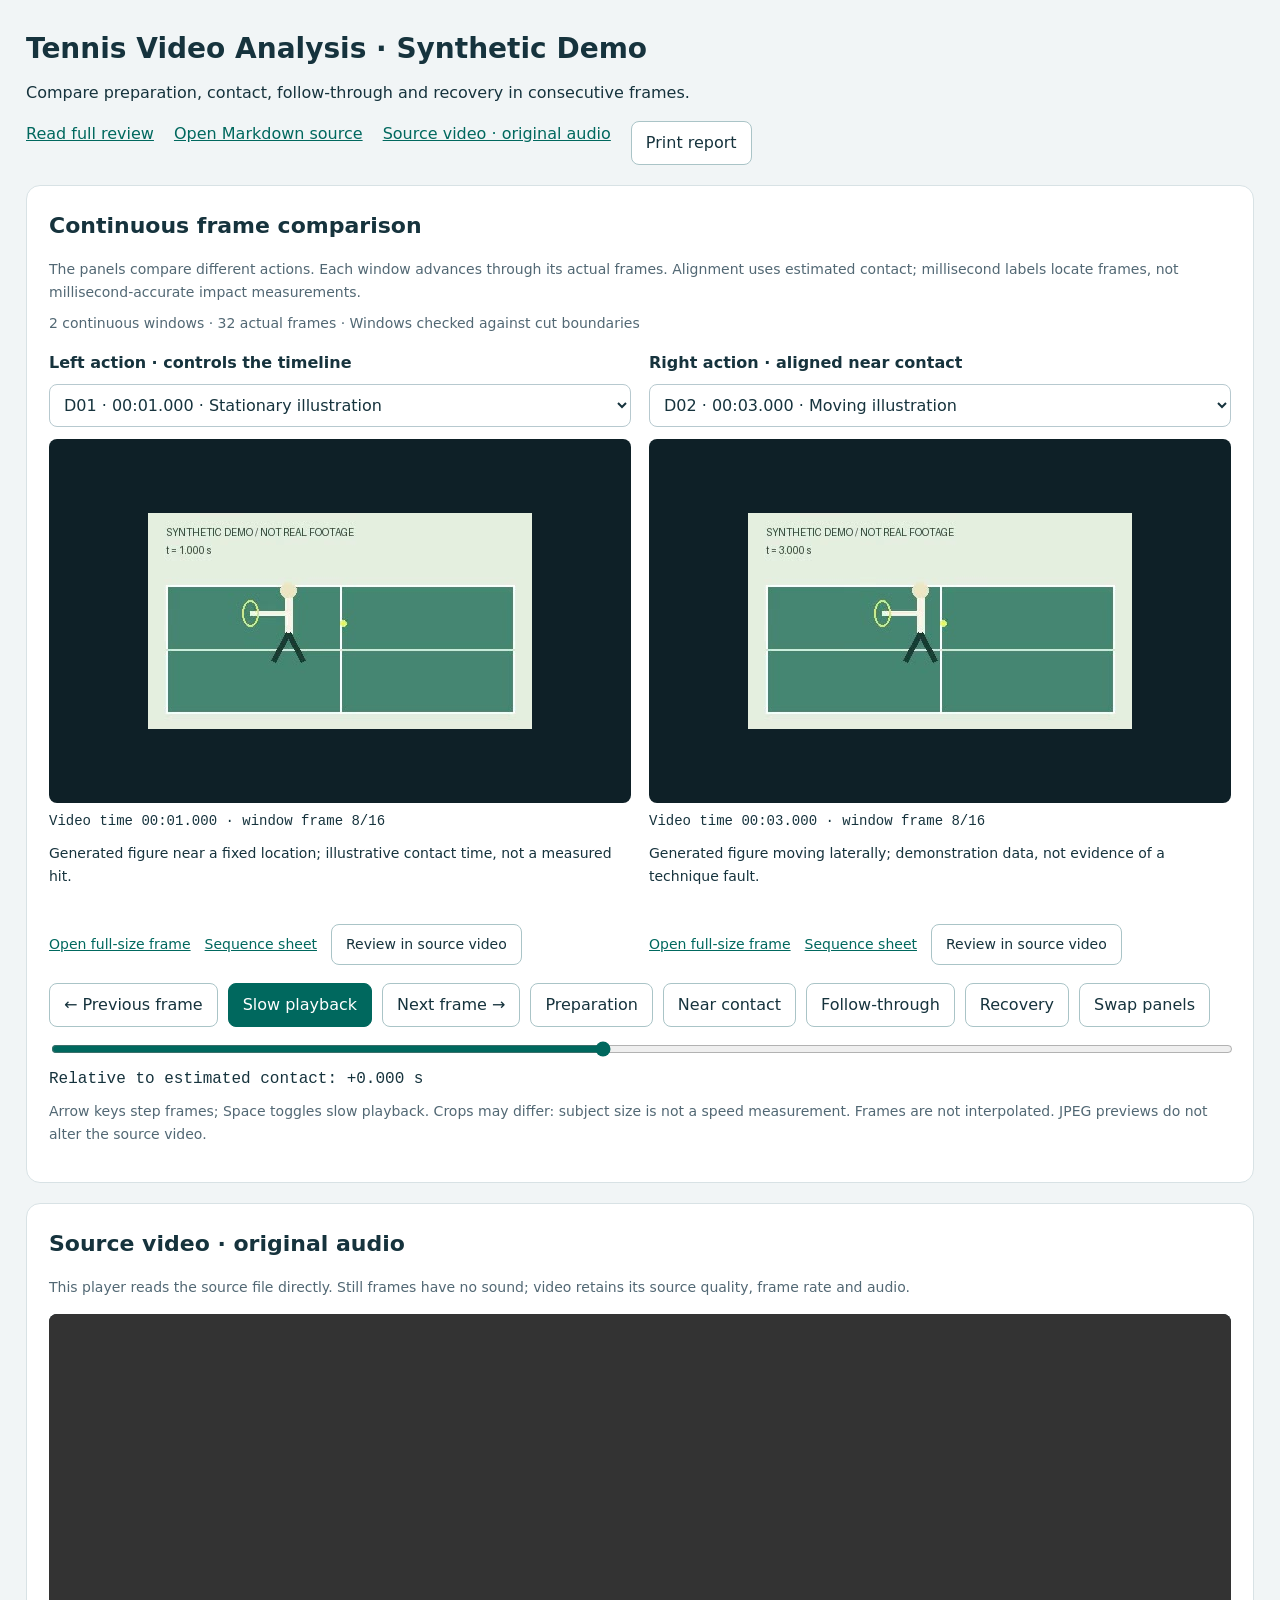
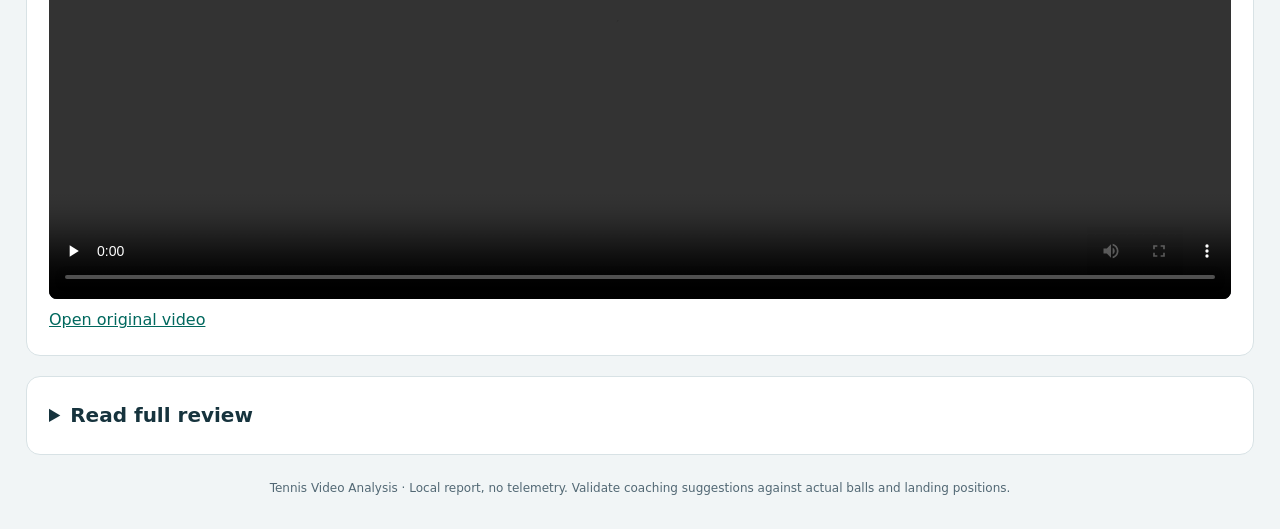
<file: examples/demo/index.html>
<!doctype html>
<html lang="en"><head><meta charset="utf-8"><meta name="viewport" content="width=device-width,initial-scale=1"><link rel="icon" href="data:,"><title>Tennis Video Analysis · Synthetic Demo</title><style>:root {
  color-scheme: light;
  --ink: #16333d;
  --muted: #526874;
  --accent: #00685e;
}
* {
  box-sizing: border-box;
}
body {
  margin: 0;
  background: #f1f5f6;
  color: var(--ink);
  font:
    16px/1.65 "Microsoft YaHei",
    system-ui,
    sans-serif;
}
main {
  max-width: 1500px;
  margin: auto;
  padding: 26px;
}
h1 {
  font-size: 28px;
  margin: 0 0 8px;
}
h2 {
  font-size: 22px;
  margin: 0 0 14px;
}
p {
  margin: 8px 0 14px;
}
a {
  color: var(--accent);
}
.card {
  background: white;
  border: 1px solid #d8e2e5;
  border-radius: 14px;
  padding: 22px;
  margin-top: 20px;
}
.lede {
  max-width: 1100px;
}
.muted {
  color: var(--muted);
  font-size: 14px;
}
.toplinks {
  display: flex;
  gap: 20px;
  flex-wrap: wrap;
}
.panels {
  display: grid;
  grid-template-columns: 1fr 1fr;
  gap: 18px;
}
.panel {
  min-width: 0;
}
.panel label {
  display: block;
  font-weight: 600;
  margin-bottom: 8px;
}
select {
  width: 100%;
  padding: 10px;
  border: 1px solid #b7c9cf;
  border-radius: 8px;
  background: white;
  color: var(--ink);
  font: inherit;
}
figure {
  margin: 12px 0 0;
}
.imagebox {
  background: #0e2027;
  aspect-ratio: 8/5;
  display: flex;
  align-items: center;
  justify-content: center;
  border-radius: 8px;
  overflow: hidden;
}
.imagebox img {
  max-width: 100%;
  max-height: 100%;
  object-fit: contain;
}
figcaption {
  font:
    14px/1.5 Consolas,
    "Microsoft YaHei",
    monospace;
  padding-top: 8px;
}
.note {
  min-height: 82px;
  margin: 10px 0 0;
  font-size: 14px;
}
.tools {
  display: flex;
  align-items: center;
  gap: 10px;
  flex-wrap: wrap;
  margin: 18px 0 12px;
}
button {
  border: 1px solid #aac4c7;
  background: #fff;
  padding: 8px 14px;
  color: var(--ink);
  border-radius: 8px;
  cursor: pointer;
  font: inherit;
}
button:hover {
  background: #e9f5f3;
}
button.primary {
  background: var(--accent);
  color: white;
  border-color: var(--accent);
}
button:disabled {
  opacity: 0.4;
  cursor: default;
}
input[type="range"] {
  width: 100%;
  accent-color: var(--accent);
}
.status {
  font-family: Consolas, "Microsoft YaHei", monospace;
}
.tips {
  display: grid;
  grid-template-columns: repeat(3, 1fr);
  gap: 15px;
}
.tip {
  padding: 16px;
  background: #eff7f5;
  border-radius: 10px;
}
.tip strong {
  display: block;
  margin-bottom: 5px;
}
.boards img {
  max-width: 100%;
  display: block;
  margin: 15px 0;
}
video {
  width: 100%;
  max-height: 65vh;
  background: #0e2027;
  border-radius: 8px;
}
.warning {
  color: #875b17;
}
.sr {
  position: absolute;
  left: -9999px;
}
@media (max-width: 900px) {
  main {
    padding: 14px;
  }
  .panels,
  .tips {
    grid-template-columns: 1fr;
  }
  .note {
    min-height: 0;
  }
  .card {
    padding: 16px;
  }
  h1 {
    font-size: 23px;
  }
}

.links {
  display: flex;
  gap: 14px;
  align-items: center;
  flex-wrap: wrap;
  font-size: 14px;
}
.evidence-meta {
  margin-top: -6px;
}
.prose img {
  max-width: 100%;
  height: auto;
}
.prose h1 {
  font-size: 26px;
  margin: 24px 0 12px;
}
.prose h2 {
  margin: 28px 0 12px;
}
.prose h3 {
  font-size: 19px;
  margin: 22px 0 8px;
}
.prose li {
  margin: 7px 0;
}
.prose table {
  border-collapse: collapse;
  width: 100%;
  font-size: 14px;
  margin: 20px 0;
}
.prose th,
.prose td {
  border: 1px solid #d8e2e5;
  padding: 10px;
  text-align: left;
  vertical-align: top;
}
.prose th {
  background: #eef6f5;
}
.prose pre {
  overflow: auto;
  padding: 14px;
  background: #f1f5f6;
}
.prose code {
  font-family: Consolas, monospace;
  overflow-wrap: anywhere;
}
summary {
  cursor: pointer;
  font-weight: 600;
  font-size: 20px;
}
.report-toc {
  margin: 16px 0;
}
.report-toc a {
  display: block;
  padding: 3px 0;
  font-size: 14px;
}
.report-toc .toc-h3 {
  padding-left: 14px;
}
footer {
  text-align: center;
  margin: 24px 0 4px;
  color: var(--muted);
  font-size: 12px;
}
[hidden] {
  display: none !important;
}
:focus-visible {
  outline: 3px solid #55a39b;
  outline-offset: 3px;
}
@media (max-width: 900px) {
  .prose table {
    display: block;
    overflow: auto;
  }
}
@media print {
  header,
  #viewer,
  #original,
  .tips,
  .boards,
  .report-toc,
  footer,
  summary {
    display: none !important;
  }
  body {
    background: white;
  }
  main {
    padding: 0;
    max-width: none;
  }
  .card {
    border: none;
    padding: 0;
  }
  .prose h2 {
    break-after: avoid;
  }
  .prose tr {
    break-inside: avoid;
  }
}
</style></head>
<body><main>
<header><h1>Tennis Video Analysis · Synthetic Demo</h1><p class="lede" id="intro"></p><div class="toplinks"><a href="#report" data-i18n="readReport"></a><a href="report.md" data-i18n="markdown"></a><a href="#original" data-i18n="original"></a><button id="print" data-i18n="print"></button></div></header>
<section class="card" id="viewer"><h2 data-i18n="seeEvidence"></h2><p class="muted" data-i18n="comparisonNote"></p><p class="muted evidence-meta"><span id="scope"></span> · <span id="continuity"></span></p><div class="panels">
<div class="panel"><label for="leftSelect" data-i18n="left"></label><select id="leftSelect"></select><figure><div class="imagebox"><img id="leftImg" alt="Left original video frame"></div><figcaption id="leftStamp"></figcaption></figure><p id="leftNote" class="note"></p><div class="links"><a id="leftFull" target="_blank" rel="noopener" data-i18n="enlarge"></a><a id="leftSheet" target="_blank" rel="noopener" data-i18n="sheet"></a><button id="leftVideo" data-i18n="seek"></button></div></div>
<div class="panel"><label for="rightSelect" data-i18n="right"></label><select id="rightSelect"></select><figure><div class="imagebox"><img id="rightImg" alt="Right original video frame"></div><figcaption id="rightStamp"></figcaption></figure><p id="rightNote" class="note"></p><div class="links"><a id="rightFull" target="_blank" rel="noopener" data-i18n="enlarge"></a><a id="rightSheet" target="_blank" rel="noopener" data-i18n="sheet"></a><button id="rightVideo" data-i18n="seek"></button></div></div></div>
<div class="tools"><button id="prev" data-i18n="prev"></button><button id="play" class="primary" data-i18n="play"></button><button id="next" data-i18n="next"></button><button data-offset="-0.65" data-i18n="prepare"></button><button data-offset="0" data-i18n="contact"></button><button data-offset="0.25" data-i18n="follow"></button><button data-offset="0.85" data-i18n="recover"></button><button id="swap" data-i18n="swap"></button></div>
<label class="sr" for="timeline" data-i18n="timeline"></label><input id="timeline" type="range" min="0" value="0" step="1"><div id="status" class="status" aria-live="polite"></div><p class="muted" data-i18n="keys"></p><p class="warning" id="imageError" hidden data-i18n="imageError"></p></section>

<section class="card" id="original"><h2 data-i18n="original"></h2><p class="muted" data-i18n="audioNote"></p><video id="video" controls preload="none" data-source="synthetic.mp4"></video><a id="originalLink" data-i18n="openVideo"></a><p id="videoError" hidden class="warning" data-i18n="videoError"></p></section>
<details class="card" id="report"><summary data-i18n="readReport"></summary><nav class="report-toc" aria-label="Report contents"><a class="toc-h1" href="#chapter-1">Synthetic example / 示意案例</a>
<a class="toc-h2" href="#chapter-2">Observation / 画面观察</a>
<a class="toc-h2" href="#chapter-3">A real review / 真实分析应如何写</a>
<a class="toc-h2" href="#chapter-4">Limits / 限制</a></nav><article class="prose"><h1 id="chapter-1">Synthetic example / 示意案例</h1>
<p><strong>These generated drawings demonstrate the review interface. They are not real tennis footage and do not support a coaching diagnosis.</strong></p>
<p>这些画面由程序绘制，用于展示报告、连续帧和原视频定位，不是对真实球员的动作评价。音轨为生成的示意音。</p>
<h2 id="chapter-2">Observation / 画面观察</h2>
<p>The first window shows a figure near a fixed position; the second shows a moving figure. Compare their actual frames with the slider and arrow keys.</p>
<p>第一组人物位置相对固定，第二组人物在移动。用时间轴查看前后连续变化；不同组的对齐时刻仅是示例定位。</p>
<h2 id="chapter-3">A real review / 真实分析应如何写</h2>
<p>Separate what is visible from what is inferred. Keep preparation, contact, follow-through and recovery in context. Record uncertain contact timing and any missing recovery frames.</p>
<table>
<thead>
<tr>
<th>Evidence / 依据</th>
<th>Interpretation / 解释</th>
<th>Next check / 下一步</th>
</tr>
</thead>
<tbody>
<tr>
<td>A visible movement in a continuous window / 连续片段里可见的变化</td>
<td>A tentative hypothesis / 有待验证的解释</td>
<td>Compare similar balls and retain failed attempts / 比较相似来球并保留失败样本</td>
</tr>
</tbody>
</table>
<h2 id="chapter-4">Limits / 限制</h2>
<p>The software extracts and presents evidence. An agent or coach must inspect the footage and write observations; no pose score or automated fault diagnosis is generated.</p>
</article></details>
<footer>Tennis Video Analysis · <span data-i18n="footer"></span></footer></main>
<script id="evidence-data" type="application/json">{"windows": [{"id": "D01", "start": 0.35, "end": 1.7, "contact_time": 1.0, "kind": "Stationary illustration", "observation": "Generated figure near a fixed location; illustrative contact time, not a measured hit.", "crop": [0, 0, 384, 216], "segment": "demo", "frames": [{"time": 0.416650391, "src": "evidence/D01/frames/00001.jpg"}, {"time": 0.499983724, "src": "evidence/D01/frames/00002.jpg"}, {"time": 0.583317057, "src": "evidence/D01/frames/00003.jpg"}, {"time": 0.666650391, "src": "evidence/D01/frames/00004.jpg"}, {"time": 0.749983724, "src": "evidence/D01/frames/00005.jpg"}, {"time": 0.833317057, "src": "evidence/D01/frames/00006.jpg"}, {"time": 0.916650391, "src": "evidence/D01/frames/00007.jpg"}, {"time": 0.999983724, "src": "evidence/D01/frames/00008.jpg"}, {"time": 1.083317057, "src": "evidence/D01/frames/00009.jpg"}, {"time": 1.166650391, "src": "evidence/D01/frames/00010.jpg"}, {"time": 1.249983724, "src": "evidence/D01/frames/00011.jpg"}, {"time": 1.333317057, "src": "evidence/D01/frames/00012.jpg"}, {"time": 1.416650391, "src": "evidence/D01/frames/00013.jpg"}, {"time": 1.499983724, "src": "evidence/D01/frames/00014.jpg"}, {"time": 1.583317057, "src": "evidence/D01/frames/00015.jpg"}, {"time": 1.666650391, "src": "evidence/D01/frames/00016.jpg"}], "sheet": "evidence/D01/sequence.jpg", "contact_sheet": "evidence/D01/contact.jpg"}, {"id": "D02", "start": 2.35, "end": 3.7, "contact_time": 3.0, "kind": "Moving illustration", "observation": "Generated figure moving laterally; demonstration data, not evidence of a technique fault.", "crop": [0, 0, 384, 216], "segment": "demo", "frames": [{"time": 2.416650391, "src": "evidence/D02/frames/00001.jpg"}, {"time": 2.499983724, "src": "evidence/D02/frames/00002.jpg"}, {"time": 2.583317057, "src": "evidence/D02/frames/00003.jpg"}, {"time": 2.666650391, "src": "evidence/D02/frames/00004.jpg"}, {"time": 2.749983724, "src": "evidence/D02/frames/00005.jpg"}, {"time": 2.833317057, "src": "evidence/D02/frames/00006.jpg"}, {"time": 2.916650391, "src": "evidence/D02/frames/00007.jpg"}, {"time": 2.999983724, "src": "evidence/D02/frames/00008.jpg"}, {"time": 3.083317057, "src": "evidence/D02/frames/00009.jpg"}, {"time": 3.166650391, "src": "evidence/D02/frames/00010.jpg"}, {"time": 3.249983724, "src": "evidence/D02/frames/00011.jpg"}, {"time": 3.333317057, "src": "evidence/D02/frames/00012.jpg"}, {"time": 3.416650391, "src": "evidence/D02/frames/00013.jpg"}, {"time": 3.499983724, "src": "evidence/D02/frames/00014.jpg"}, {"time": 3.583317057, "src": "evidence/D02/frames/00015.jpg"}, {"time": 3.666650391, "src": "evidence/D02/frames/00016.jpg"}], "sheet": "evidence/D02/sequence.jpg", "contact_sheet": "evidence/D02/contact.jpg"}], "validation": {"window_count": 2, "frame_count": 32, "ordered_frames": true, "cut_check": "checked"}, "media": {"name": "synthetic.mp4", "duration": 4.0, "width": 384, "height": 216, "codec": "h264", "nominal_fps": 12.0, "average_fps": 12.0, "rotation": 0, "pixel_format": "yuv420p", "audio": [{"codec": "aac", "sample_rate": "48000", "channels": 1}]}, "language": "en", "default_comparison": []}</script><script>"use strict";
const data = JSON.parse(document.getElementById("evidence-data").textContent);
const messages = {
  zh: {
    subtitle: "逐帧查看准备、触球、随挥和回收，结合连续画面对照动作。",
    sourcePreserved: "原视频与音轨保持原文件",
    readReport: "完整分析报告",
    seeEvidence: "连续帧对比",
    print: "打印报告",
    contents: "报告目录",
    markdown: "打开 Markdown 原稿",
    comparisonNote:
      "左右是不同动作的对照，各自窗口内部按实际帧时间推进。以估计触球时间对齐；毫秒用于定位帧，不表示触球判断精确到毫秒。",
    left: "左侧动作 · 控制时间轴",
    right: "右侧动作 · 按触球附近对齐",
    enlarge: "放大这一帧",
    sheet: "整段动作图",
    seek: "在原视频看这段",
    prev: "← 上一帧",
    next: "下一帧 →",
    play: "慢速连续回看",
    pause: "暂停",
    prepare: "准备附近",
    contact: "触球附近",
    follow: "随挥附近",
    recover: "回收附近",
    swap: "交换左右",
    timeline: "左侧原始帧时间轴",
    keys: "左右方向键逐帧，空格慢速回看。裁切宽度可能不同，画面中人物大小不能用来比较速度。相邻截图没有补帧；JPEG 截图只是预览，不改变原视频。",
    original: "原视频 · 原声回看",
    audioNote:
      "此播放器直接读取原视频。逐帧图片没有声音；视频保留原文件的画质、帧率和音轨。",
    openVideo: "在本机播放器打开原视频",
    videoError: "浏览器无法播放此视频，请在本机播放器按上方时间定位。",
    imageError: "有图片未能加载。请保持 HTML 与证据文件夹的相对位置。",
    footer: "本地报告，无遥测；技术建议需结合实际来球和落点验证。",
    windows: "组连续窗口",
    frames: "张实际帧",
    checked: "窗口已核对剪辑边界",
    unchecked: "剪辑边界尚未核对",
    frame: "窗口帧",
    timelineTime: "成片时间",
    boundary: "已到该窗口边界",
    relative: "相对估计触球",
    unconfirmed: "触球未确认，按窗口中点定位动作",
    missingObservation: "尚未填写视觉观察；截图工具不会自动判断技术问题。",
  },
  en: {
    subtitle:
      "Compare preparation, contact, follow-through and recovery in consecutive frames.",
    sourcePreserved: "Source video and audio remain unchanged",
    readReport: "Read full review",
    seeEvidence: "Continuous frame comparison",
    print: "Print report",
    contents: "Contents",
    markdown: "Open Markdown source",
    comparisonNote:
      "The panels compare different actions. Each window advances through its actual frames. Alignment uses estimated contact; millisecond labels locate frames, not millisecond-accurate impact measurements.",
    left: "Left action · controls the timeline",
    right: "Right action · aligned near contact",
    enlarge: "Open full-size frame",
    sheet: "Sequence sheet",
    seek: "Review in source video",
    prev: "← Previous frame",
    next: "Next frame →",
    play: "Slow playback",
    pause: "Pause",
    prepare: "Preparation",
    contact: "Near contact",
    follow: "Follow-through",
    recover: "Recovery",
    swap: "Swap panels",
    timeline: "Left frame timeline",
    keys: "Arrow keys step frames; Space toggles slow playback. Crops may differ: subject size is not a speed measurement. Frames are not interpolated. JPEG previews do not alter the source video.",
    original: "Source video · original audio",
    audioNote:
      "This player reads the source file directly. Still frames have no sound; video retains its source quality, frame rate and audio.",
    openVideo: "Open original video",
    videoError:
      "This browser cannot play the video. Open the source in a local player and seek to the displayed time.",
    imageError:
      "An image failed to load. Keep the HTML and evidence directories in their relative locations.",
    footer:
      "Local report, no telemetry. Validate coaching suggestions against actual balls and landing positions.",
    windows: "continuous windows",
    frames: "actual frames",
    checked: "Windows checked against cut boundaries",
    unchecked: "Cut boundaries have not been checked",
    frame: "window frame",
    timelineTime: "Video time",
    boundary: "at window boundary",
    relative: "Relative to estimated contact",
    unconfirmed: "Contact unconfirmed; action positioned at window midpoint",
    missingObservation:
      "Visual observation not entered. The extraction tools do not diagnose technique.",
  },
};
const text = messages[data.language] || messages.en;
const $ = (id) => document.getElementById(id);
document.querySelectorAll("[data-i18n]").forEach((el) => {
  el.textContent = text[el.dataset.i18n] || el.dataset.i18n;
});
if (!$("intro").textContent.trim()) $("intro").textContent = text.subtitle;
document.querySelectorAll('a[href="#report"]').forEach((link) => {
  link.addEventListener("click", () => {
    $("report").open = true;
  });
});
$("scope").textContent =
  `${data.validation.window_count} ${text.windows} · ${data.validation.frame_count} ${text.frames}`;
$("continuity").textContent =
  data.validation.cut_check === "checked" ? text.checked : text.unchecked;
const records = Object.fromEntries(data.windows.map((w) => [w.id, w]));
let index = 0,
  timer = null;
function stamp(t) {
  const ms = Math.round(t * 1000),
    minutes = Math.floor(ms / 60000),
    seconds = Math.floor((ms % 60000) / 1000);
  return (
    String(minutes).padStart(2, "0") +
    ":" +
    String(seconds).padStart(2, "0") +
    "." +
    String(ms % 1000).padStart(3, "0")
  );
}
function anchor(w) {
  return w.contact_time === null || w.contact_time === undefined
    ? (w.start + w.end) / 2
    : w.contact_time;
}
function nearest(frames, t) {
  let low = 0,
    high = frames.length - 1;
  while (low < high) {
    const mid = (low + high) >> 1;
    if (frames[mid].time < t) low = mid + 1;
    else high = mid;
  }
  return low > 0 &&
    Math.abs(frames[low - 1].time - t) < Math.abs(frames[low].time - t)
    ? low - 1
    : low;
}
function record(side) {
  return records[$(side + "Select").value];
}
function stop() {
  if (timer !== null) clearTimeout(timer);
  timer = null;
  $("play").textContent = text.play;
}
function show(side, w, i, clamped) {
  const f = w.frames[i];
  $(side + "Img").src = f.src;
  $(side + "Full").href = f.src;
  $(side + "Stamp").textContent =
    `${text.timelineTime} ${stamp(f.time)} · ${text.frame} ${i + 1}/${w.frames.length}${clamped ? " · " + text.boundary : ""}`;
  $(side + "Note").textContent = w.observation || text.missingObservation;
  $(side + "Sheet").hidden = !w.sheet;
  if (w.sheet) $(side + "Sheet").href = w.sheet;
}
function render() {
  const l = record("left"),
    r = record("right");
  index = Math.max(0, Math.min(index, l.frames.length - 1));
  const rel = l.frames[index].time - anchor(l),
    target = anchor(r) + rel,
    ri = nearest(r.frames, target);
  show("left", l, index, false);
  show(
    "right",
    r,
    ri,
    target < r.frames[0].time || target > r.frames.at(-1).time,
  );
  $("timeline").max = l.frames.length - 1;
  $("timeline").value = index;
  $("prev").disabled = index === 0;
  $("next").disabled = index === l.frames.length - 1;
  const unknown = l.contact_time == null || r.contact_time == null;
  const displayRel = Math.abs(rel) < 0.0005 ? 0 : rel;
  $("status").textContent =
    (unknown ? text.unconfirmed : text.relative) +
    `: ${displayRel >= 0 ? "+" : ""}${displayRel.toFixed(3)} s`;
  document.querySelectorAll("[data-offset]").forEach((b) => {
    b.disabled = l.contact_time == null;
  });
}
function advance(n) {
  stop();
  index += n;
  render();
}
for (const side of ["left", "right"]) {
  for (const w of data.windows) {
    const option = document.createElement("option");
    option.value = w.id;
    option.textContent = `${w.id} · ${stamp(anchor(w))} · ${w.kind || ""}`;
    $(side + "Select").append(option);
  }
  $(side + "Select").addEventListener("change", () => {
    stop();
    if (side === "left") {
      const w = record(side);
      index = nearest(w.frames, anchor(w));
    }
    render();
  });
  $(side + "Img").addEventListener("error", () => {
    $("imageError").hidden = false;
  });
}
const defaults = data.default_comparison || [];
$("leftSelect").value = records[defaults[0]] ? defaults[0] : data.windows[0].id;
$("rightSelect").value = records[defaults[1]]
  ? defaults[1]
  : data.windows[Math.min(1, data.windows.length - 1)].id;
index = nearest(record("left").frames, anchor(record("left")));
function tick() {
  const w = record("left");
  if (index >= w.frames.length - 1) {
    stop();
    return;
  }
  const delay = Math.max(
    10,
    (w.frames[index + 1].time - w.frames[index].time) * 4000,
  );
  timer = setTimeout(() => {
    index++;
    render();
    tick();
  }, delay);
}
$("prev").addEventListener("click", () => advance(-1));
$("next").addEventListener("click", () => advance(1));
$("play").addEventListener("click", () => {
  if (timer !== null) {
    stop();
    return;
  }
  if (index >= record("left").frames.length - 1) index = 0;
  render();
  $("play").textContent = text.pause;
  tick();
});
$("timeline").addEventListener("input", () => {
  stop();
  index = Number($("timeline").value);
  render();
});
document.querySelectorAll("[data-offset]").forEach((el) =>
  el.addEventListener("click", () => {
    stop();
    const w = record("left");
    index = nearest(w.frames, anchor(w) + Number(el.dataset.offset));
    render();
  }),
);
$("swap").addEventListener("click", () => {
  stop();
  const l = record("left"),
    rel = l.frames[index].time - anchor(l),
    old = $("leftSelect").value;
  $("leftSelect").value = $("rightSelect").value;
  $("rightSelect").value = old;
  const w = record("left");
  index = nearest(w.frames, anchor(w) + rel);
  render();
});
document.addEventListener("keydown", (e) => {
  if (["INPUT", "SELECT", "TEXTAREA"].includes(document.activeElement.tagName))
    return;
  if (e.key === "ArrowLeft") {
    e.preventDefault();
    advance(-1);
  }
  if (e.key === "ArrowRight") {
    e.preventDefault();
    advance(1);
  }
  if (
    e.code === "Space" &&
    !["BUTTON", "SUMMARY", "A", "VIDEO"].includes(
      document.activeElement.tagName,
    )
  ) {
    e.preventDefault();
    $("play").click();
  }
});
$("print").addEventListener("click", () => {
  stop();
  $("report").open = true;
  window.print();
});
const video = $("video"),
  videoURI = video.dataset.source;
if (videoURI) {
  video.src = videoURI;
  $("originalLink").href = videoURI;
} else {
  $("original").hidden = true;
  $("leftVideo").hidden = true;
  $("rightVideo").hidden = true;
}
function seek(w) {
  stop();
  $("original").scrollIntoView({ behavior: "smooth" });
  const t = Math.max(0, anchor(w) - 1.3),
    go = () => {
      video.currentTime = t;
      video.play().catch(() => {});
    };
  if (video.readyState >= 1) go();
  else {
    video.addEventListener("loadedmetadata", go, { once: true });
    video.load();
  }
}
for (const side of ["left", "right"])
  $(side + "Video").addEventListener("click", () => seek(record(side)));
video.addEventListener("error", () => {
  $("videoError").hidden = false;
});
render();
</script></body></html>
</file>
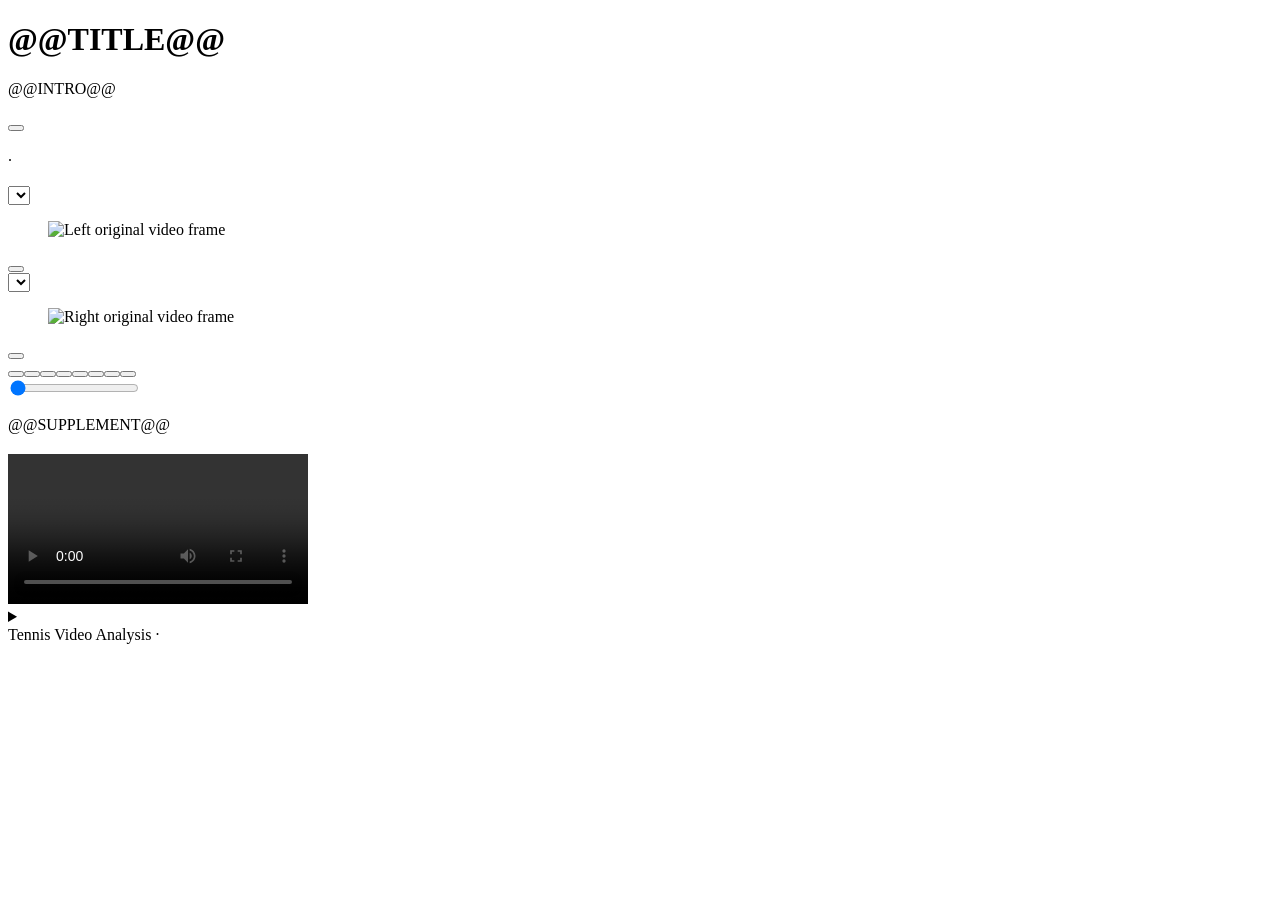
<file: skills/tennis-video-analysis/scripts/tennis_analysis/_assets/report.html>
<!doctype html>
<html lang="@@LANG@@"><head><meta charset="utf-8"><meta name="viewport" content="width=device-width,initial-scale=1"><link rel="icon" href="data:,"><title>@@TITLE@@</title><style>@@CSS@@</style></head>
<body><main>
<header><h1>@@TITLE@@</h1><p class="lede" id="intro">@@INTRO@@</p><div class="toplinks"><a href="#report" data-i18n="readReport"></a><a href="@@MARKDOWN@@" data-i18n="markdown"></a><a href="#original" data-i18n="original"></a><button id="print" data-i18n="print"></button></div></header>
<section class="card" id="viewer"><h2 data-i18n="seeEvidence"></h2><p class="muted" data-i18n="comparisonNote"></p><p class="muted evidence-meta"><span id="scope"></span> · <span id="continuity"></span></p><div class="panels">
<div class="panel"><label for="leftSelect" data-i18n="left"></label><select id="leftSelect"></select><figure><div class="imagebox"><img id="leftImg" alt="Left original video frame"></div><figcaption id="leftStamp"></figcaption></figure><p id="leftNote" class="note"></p><div class="links"><a id="leftFull" target="_blank" rel="noopener" data-i18n="enlarge"></a><a id="leftSheet" target="_blank" rel="noopener" data-i18n="sheet"></a><button id="leftVideo" data-i18n="seek"></button></div></div>
<div class="panel"><label for="rightSelect" data-i18n="right"></label><select id="rightSelect"></select><figure><div class="imagebox"><img id="rightImg" alt="Right original video frame"></div><figcaption id="rightStamp"></figcaption></figure><p id="rightNote" class="note"></p><div class="links"><a id="rightFull" target="_blank" rel="noopener" data-i18n="enlarge"></a><a id="rightSheet" target="_blank" rel="noopener" data-i18n="sheet"></a><button id="rightVideo" data-i18n="seek"></button></div></div></div>
<div class="tools"><button id="prev" data-i18n="prev"></button><button id="play" class="primary" data-i18n="play"></button><button id="next" data-i18n="next"></button><button data-offset="-0.65" data-i18n="prepare"></button><button data-offset="0" data-i18n="contact"></button><button data-offset="0.25" data-i18n="follow"></button><button data-offset="0.85" data-i18n="recover"></button><button id="swap" data-i18n="swap"></button></div>
<label class="sr" for="timeline" data-i18n="timeline"></label><input id="timeline" type="range" min="0" value="0" step="1"><div id="status" class="status" aria-live="polite"></div><p class="muted" data-i18n="keys"></p><p class="warning" id="imageError" hidden data-i18n="imageError"></p></section>
@@SUPPLEMENT@@
<section class="card" id="original"><h2 data-i18n="original"></h2><p class="muted" data-i18n="audioNote"></p><video id="video" controls preload="none" data-source="@@VIDEO@@"></video><a id="originalLink" data-i18n="openVideo"></a><p id="videoError" hidden class="warning" data-i18n="videoError"></p></section>
<details class="card" id="report"><summary data-i18n="readReport"></summary><nav class="report-toc" aria-label="Report contents">@@TOC@@</nav><article class="prose">@@REPORT@@</article></details>
<footer>Tennis Video Analysis · <span data-i18n="footer"></span></footer></main>
<script id="evidence-data" type="application/json">@@DATA@@</script><script>@@JS@@</script></body></html>
</file>
